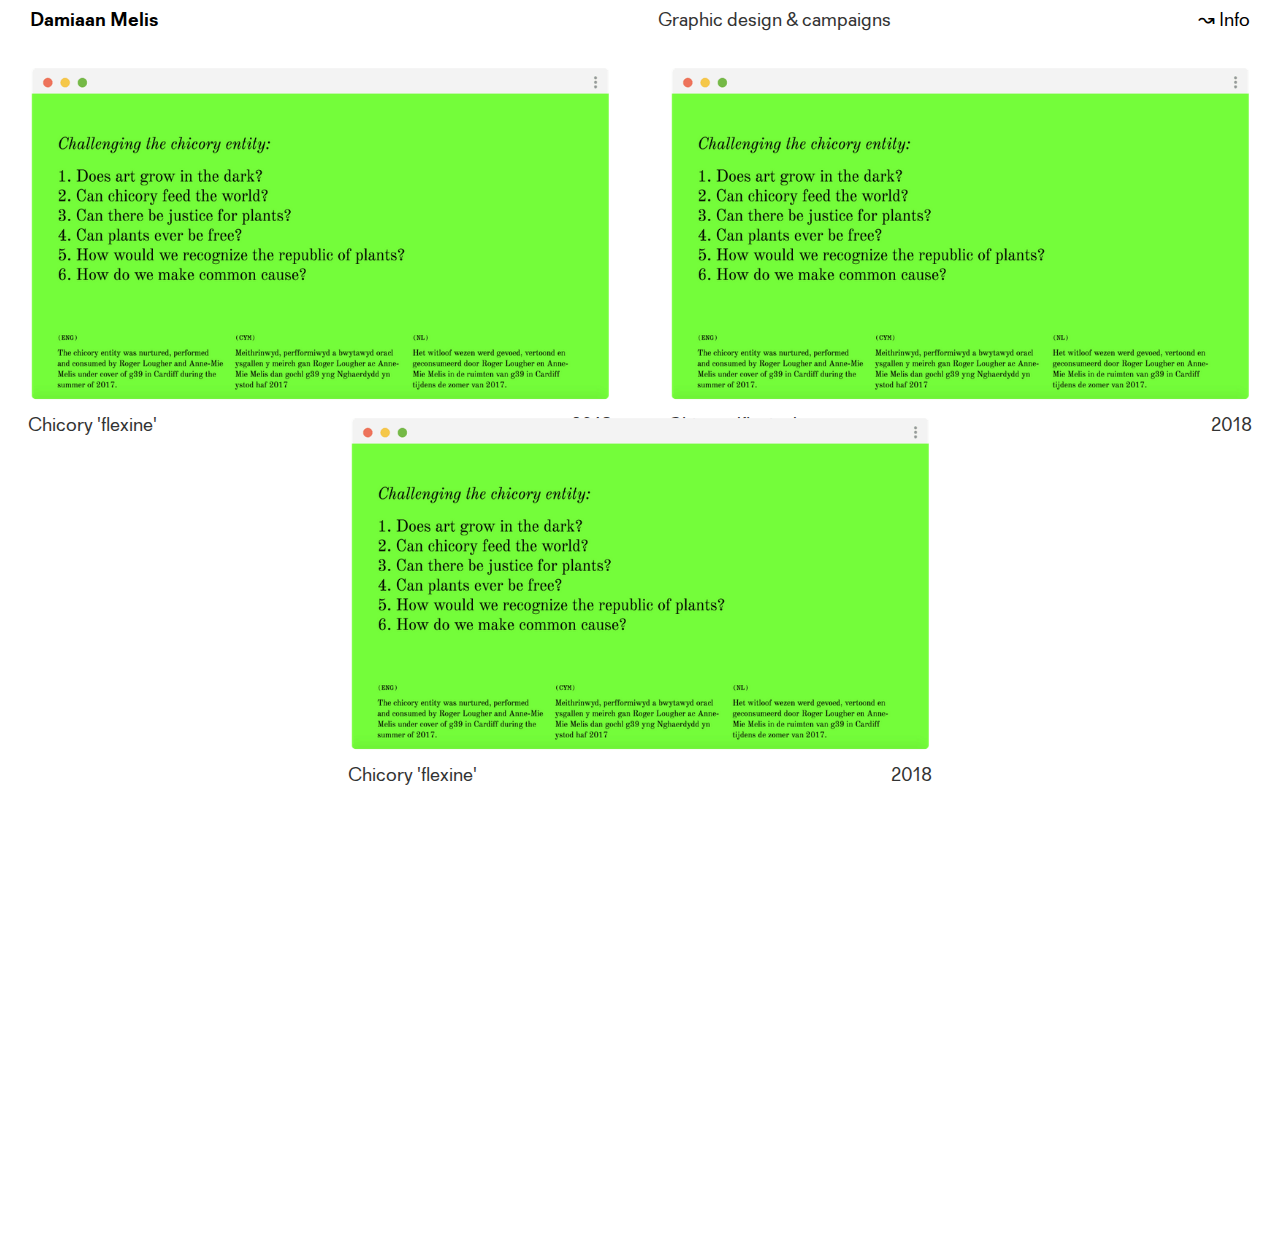
<file: work-index.html>
<!DOCTYPE html>
<!--  This site was created in Webflow. http://www.webflow.com  -->
<!--  Last Published: Mon Oct 21 2019 20:49:15 GMT+0000 (UTC)  -->
<html data-wf-page="5cb48d32a32a786951f14dcf" data-wf-site="5cb48d32a32a783b5af14dca">
<head>
  <meta charset="utf-8">
  <title>work index</title>
  <meta content="work index" property="og:title">
  <meta content="width=device-width, initial-scale=1" name="viewport">
  <meta content="Webflow" name="generator">
  <link href="css/normalize.css" rel="stylesheet" type="text/css">
  <link href="css/webflow.css" rel="stylesheet" type="text/css">
  <link href="css/dm-portfolio-2-9bf181b9c95299407492accc.webflow.css" rel="stylesheet" type="text/css">
  <!-- [if lt IE 9]><script src="https://cdnjs.cloudflare.com/ajax/libs/html5shiv/3.7.3/html5shiv.min.js" type="text/javascript"></script><![endif] -->
  <script type="text/javascript">!function(o,c){var n=c.documentElement,t=" w-mod-";n.className+=t+"js",("ontouchstart"in o||o.DocumentTouch&&c instanceof DocumentTouch)&&(n.className+=t+"touch")}(window,document);</script>
  <link href="images/favicon.png" rel="shortcut icon" type="image/x-icon">
  <link href="images/webclip.png" rel="apple-touch-icon">
  <script async="" src="https://www.googletagmanager.com/gtag/js?id=UA-110509390-2"></script>
  <script type="text/javascript">window.dataLayer = window.dataLayer || [];function gtag(){dataLayer.push(arguments);}gtag('js', new Date());gtag('config', 'UA-110509390-2', {'anonymize_ip': false});</script>
  <style>
  .left-arrow {
cursor: url('https://daks2k3a4ib2z.cloudfront.net/59eb0e2036e5a00001683e59/5a24241ba69b150001f563e5_arrows-white-03.png'), default;
}
.right-arrow {
cursor: url('https://daks2k3a4ib2z.cloudfront.net/59eb0e2036e5a00001683e59/5a24241ba69b150001f563e4_arrows-white-04.png'), default;
}
::selection {
  colour: #004FFF;
  background: #fed031; /* WebKit/Blink Browsers */
}
::-moz-selection {
  background: #fed031; /* Gecko Browsers */
}
</style>
</head>
<body>
  <div class="top-nav">
    <div class="navbar-container">
      <div class="_25-navbar-child-name-brand">
        <div class="div-block-9 w-clearfix"><a href="#" class="dm-mobile">Damiaan Melis</a><a href="index.html" class="damiaan-melis">Damiaan Melis</a></div>
      </div>
      <div class="_25-navbar-child">
        <div class="div-block-9">
          <div class="text-block-2">Graphic design &amp; campaigns</div>
        </div>
      </div>
      <div class="_25-navbar-child">
        <div class="div-block-9 w-clearfix"><a href="#" class="info-navbar-link">↝ Info</a></div>
      </div>
    </div>
  </div>
  <div class="index-flex-wrapper">
    <div class="index-flex-child"><img src="images/SA_Chrome-mockup-03.png" srcset="images/SA_Chrome-mockup-03-p-500.png 500w, images/SA_Chrome-mockup-03-p-800.png 800w, images/SA_Chrome-mockup-03-p-1080.png 1080w, images/SA_Chrome-mockup-03-p-1600.png 1600w, images/SA_Chrome-mockup-03-p-2000.png 2000w, images/SA_Chrome-mockup-03.png 2127w" sizes="(max-width: 479px) 38vw, (max-width: 767px) 43vw, (max-width: 991px) 44vw, (max-width: 4525px) 47vw, 2127px" alt="">
      <div class="project-descriptor-text w-clearfix">
        <div class="project-name">Chicory &#x27;flexine&#x27;</div>
        <div class="project-date">2018</div>
      </div>
    </div>
    <div class="index-flex-child"><img src="images/SA_Chrome-mockup-03.png" srcset="images/SA_Chrome-mockup-03-p-500.png 500w, images/SA_Chrome-mockup-03-p-800.png 800w, images/SA_Chrome-mockup-03-p-1080.png 1080w, images/SA_Chrome-mockup-03-p-1600.png 1600w, images/SA_Chrome-mockup-03-p-2000.png 2000w, images/SA_Chrome-mockup-03.png 2127w" sizes="(max-width: 479px) 38vw, (max-width: 767px) 43vw, (max-width: 991px) 44vw, (max-width: 4525px) 47vw, 2127px" alt="">
      <div class="project-descriptor-text w-clearfix">
        <div class="project-name">Chicory &#x27;flexine&#x27;</div>
        <div class="project-date">2018</div>
      </div>
    </div>
    <div class="index-flex-child"><img src="images/SA_Chrome-mockup-03.png" srcset="images/SA_Chrome-mockup-03-p-500.png 500w, images/SA_Chrome-mockup-03-p-800.png 800w, images/SA_Chrome-mockup-03-p-1080.png 1080w, images/SA_Chrome-mockup-03-p-1600.png 1600w, images/SA_Chrome-mockup-03-p-2000.png 2000w, images/SA_Chrome-mockup-03.png 2127w" sizes="(max-width: 479px) 38vw, (max-width: 767px) 43vw, (max-width: 991px) 44vw, (max-width: 4525px) 47vw, 2127px" alt="">
      <div class="project-descriptor-text w-clearfix">
        <div class="project-name">Chicory &#x27;flexine&#x27;</div>
        <div class="project-date">2018</div>
      </div>
    </div>
  </div>
  <script src="https://d3e54v103j8qbb.cloudfront.net/js/jquery-3.4.1.min.220afd743d.js" type="text/javascript" integrity="sha256-CSXorXvZcTkaix6Yvo6HppcZGetbYMGWSFlBw8HfCJo=" crossorigin="anonymous"></script>
  <script src="js/webflow.js" type="text/javascript"></script>
  <!-- [if lte IE 9]><script src="https://cdnjs.cloudflare.com/ajax/libs/placeholders/3.0.2/placeholders.min.js"></script><![endif] -->
</body>
</html>
</file>
<file: css/webflow.css>
@font-face {
  font-family: 'webflow-icons';
  src: url("[data-uri]") format('truetype');
  font-weight: normal;
  font-style: normal;
}
[class^="w-icon-"],
[class*=" w-icon-"] {
  /* use !important to prevent issues with browser extensions that change fonts */
  font-family: 'webflow-icons' !important;
  speak: none;
  font-style: normal;
  font-weight: normal;
  font-variant: normal;
  text-transform: none;
  line-height: 1;
  /* Better Font Rendering =========== */
  -webkit-font-smoothing: antialiased;
  -moz-osx-font-smoothing: grayscale;
}
.w-icon-slider-right:before {
  content: "\e600";
}
.w-icon-slider-left:before {
  content: "\e601";
}
.w-icon-nav-menu:before {
  content: "\e602";
}
.w-icon-arrow-down:before,
.w-icon-dropdown-toggle:before {
  content: "\e603";
}
.w-icon-file-upload-remove:before {
  content: "\e900";
}
.w-icon-file-upload-icon:before {
  content: "\e903";
}
* {
  -webkit-box-sizing: border-box;
  -moz-box-sizing: border-box;
  box-sizing: border-box;
}
html {
  height: 100%;
}
body {
  margin: 0;
  min-height: 100%;
  background-color: #fff;
  font-family: Arial, sans-serif;
  font-size: 14px;
  line-height: 20px;
  color: #333;
}
img {
  max-width: 100%;
  vertical-align: middle;
  display: inline-block;
}
html.w-mod-touch * {
  background-attachment: scroll !important;
}
.w-block {
  display: block;
}
.w-inline-block {
  max-width: 100%;
  display: inline-block;
}
.w-clearfix:before,
.w-clearfix:after {
  content: " ";
  display: table;
  grid-column-start: 1;
  grid-row-start: 1;
  grid-column-end: 2;
  grid-row-end: 2;
}
.w-clearfix:after {
  clear: both;
}
.w-hidden {
  display: none;
}
.w-button {
  display: inline-block;
  padding: 9px 15px;
  background-color: #3898EC;
  color: white;
  border: 0;
  line-height: inherit;
  text-decoration: none;
  cursor: pointer;
  border-radius: 0;
}
input.w-button {
  -webkit-appearance: button;
}
html[data-w-dynpage] [data-w-cloak] {
  color: transparent !important;
}
.w-webflow-badge,
.w-webflow-badge * {
  position: static;
  left: auto;
  top: auto;
  right: auto;
  bottom: auto;
  z-index: auto;
  display: block;
  visibility: visible;
  overflow: visible;
  overflow-x: visible;
  overflow-y: visible;
  box-sizing: border-box;
  width: auto;
  height: auto;
  max-height: none;
  max-width: none;
  min-height: 0;
  min-width: 0;
  margin: 0;
  padding: 0;
  float: none;
  clear: none;
  border: 0 none transparent;
  border-radius: 0;
  background: none;
  background-image: none;
  background-position: 0% 0%;
  background-size: auto auto;
  background-repeat: repeat;
  background-origin: padding-box;
  background-clip: border-box;
  background-attachment: scroll;
  background-color: transparent;
  box-shadow: none;
  opacity: 1.0;
  transform: none;
  transition: none;
  direction: ltr;
  font-family: inherit;
  font-weight: inherit;
  color: inherit;
  font-size: inherit;
  line-height: inherit;
  font-style: inherit;
  font-variant: inherit;
  text-align: inherit;
  letter-spacing: inherit;
  text-decoration: inherit;
  text-indent: 0;
  text-transform: inherit;
  list-style-type: disc;
  text-shadow: none;
  font-smoothing: auto;
  vertical-align: baseline;
  cursor: inherit;
  white-space: inherit;
  word-break: normal;
  word-spacing: normal;
  word-wrap: normal;
}
.w-webflow-badge {
  position: fixed !important;
  display: inline-block !important;
  visibility: visible !important;
  opacity: 1 !important;
  z-index: 2147483647 !important;
  top: auto !important;
  right: 12px !important;
  bottom: 12px !important;
  left: auto !important;
  color: #AAADB0 !important;
  background-color: #fff !important;
  border-radius: 3px !important;
  padding: 6px 8px 6px 6px !important;
  font-size: 12px !important;
  opacity: 1.0 !important;
  line-height: 14px !important;
  text-decoration: none !important;
  transform: none !important;
  margin: 0 !important;
  width: auto !important;
  height: auto !important;
  overflow: visible !important;
  white-space: nowrap;
  box-shadow: 0 0 0 1px rgba(0, 0, 0, 0.1), 0px 1px 3px rgba(0, 0, 0, 0.1);
  cursor: pointer;
}
.w-webflow-badge > img {
  display: inline-block !important;
  visibility: visible !important;
  opacity: 1 !important;
  vertical-align: middle !important;
}
h1,
h2,
h3,
h4,
h5,
h6 {
  font-weight: bold;
  margin-bottom: 10px;
}
h1 {
  font-size: 38px;
  line-height: 44px;
  margin-top: 20px;
}
h2 {
  font-size: 32px;
  line-height: 36px;
  margin-top: 20px;
}
h3 {
  font-size: 24px;
  line-height: 30px;
  margin-top: 20px;
}
h4 {
  font-size: 18px;
  line-height: 24px;
  margin-top: 10px;
}
h5 {
  font-size: 14px;
  line-height: 20px;
  margin-top: 10px;
}
h6 {
  font-size: 12px;
  line-height: 18px;
  margin-top: 10px;
}
p {
  margin-top: 0;
  margin-bottom: 10px;
}
blockquote {
  margin: 0 0 10px 0;
  padding: 10px 20px;
  border-left: 5px solid #E2E2E2;
  font-size: 18px;
  line-height: 22px;
}
figure {
  margin: 0;
  margin-bottom: 10px;
}
figcaption {
  margin-top: 5px;
  text-align: center;
}
ul,
ol {
  margin-top: 0px;
  margin-bottom: 10px;
  padding-left: 40px;
}
.w-list-unstyled {
  padding-left: 0;
  list-style: none;
}
.w-embed:before,
.w-embed:after {
  content: " ";
  display: table;
  grid-column-start: 1;
  grid-row-start: 1;
  grid-column-end: 2;
  grid-row-end: 2;
}
.w-embed:after {
  clear: both;
}
.w-video {
  width: 100%;
  position: relative;
  padding: 0;
}
.w-video iframe,
.w-video object,
.w-video embed {
  position: absolute;
  top: 0;
  left: 0;
  width: 100%;
  height: 100%;
}
fieldset {
  padding: 0;
  margin: 0;
  border: 0;
}
button,
html input[type="button"],
input[type="reset"] {
  border: 0;
  cursor: pointer;
  -webkit-appearance: button;
}
.w-form {
  margin: 0 0 15px;
}
.w-form-done {
  display: none;
  padding: 20px;
  text-align: center;
  background-color: #dddddd;
}
.w-form-fail {
  display: none;
  margin-top: 10px;
  padding: 10px;
  background-color: #ffdede;
}
label {
  display: block;
  margin-bottom: 5px;
  font-weight: bold;
}
.w-input,
.w-select {
  display: block;
  width: 100%;
  height: 38px;
  padding: 8px 12px;
  margin-bottom: 10px;
  font-size: 14px;
  line-height: 1.428571429;
  color: #333333;
  vertical-align: middle;
  background-color: #ffffff;
  border: 1px solid #cccccc;
}
.w-input:-moz-placeholder,
.w-select:-moz-placeholder {
  color: #999;
}
.w-input::-moz-placeholder,
.w-select::-moz-placeholder {
  color: #999;
  opacity: 1;
}
.w-input:-ms-input-placeholder,
.w-select:-ms-input-placeholder {
  color: #999;
}
.w-input::-webkit-input-placeholder,
.w-select::-webkit-input-placeholder {
  color: #999;
}
.w-input:focus,
.w-select:focus {
  border-color: #3898EC;
  outline: 0;
}
.w-input[disabled],
.w-select[disabled],
.w-input[readonly],
.w-select[readonly],
fieldset[disabled] .w-input,
fieldset[disabled] .w-select {
  cursor: not-allowed;
  background-color: #eeeeee;
}
textarea.w-input,
textarea.w-select {
  height: auto;
}
.w-select {
  background-color: #f3f3f3;
}
.w-select[multiple] {
  height: auto;
}
.w-form-label {
  display: inline-block;
  cursor: pointer;
  font-weight: normal;
  margin-bottom: 0px;
}
.w-radio {
  display: block;
  margin-bottom: 5px;
  padding-left: 20px;
}
.w-radio:before,
.w-radio:after {
  content: " ";
  display: table;
  grid-column-start: 1;
  grid-row-start: 1;
  grid-column-end: 2;
  grid-row-end: 2;
}
.w-radio:after {
  clear: both;
}
.w-radio-input {
  margin: 4px 0 0;
  margin-top: 1px \9;
  line-height: normal;
  float: left;
  margin-left: -20px;
}
.w-radio-input {
  margin-top: 3px;
}
.w-file-upload {
  display: block;
  margin-bottom: 10px;
}
.w-file-upload-input {
  width: 0.1px;
  height: 0.1px;
  opacity: 0;
  overflow: hidden;
  position: absolute;
  z-index: -100;
}
.w-file-upload-default,
.w-file-upload-uploading,
.w-file-upload-success {
  display: inline-block;
  color: #333333;
}
.w-file-upload-error {
  display: block;
  margin-top: 10px;
}
.w-file-upload-default.w-hidden,
.w-file-upload-uploading.w-hidden,
.w-file-upload-error.w-hidden,
.w-file-upload-success.w-hidden {
  display: none;
}
.w-file-upload-uploading-btn {
  display: flex;
  font-size: 14px;
  font-weight: normal;
  cursor: pointer;
  margin: 0;
  padding: 8px 12px;
  border: 1px solid #cccccc;
  background-color: #fafafa;
}
.w-file-upload-file {
  display: flex;
  flex-grow: 1;
  justify-content: space-between;
  margin: 0;
  padding: 8px 9px 8px 11px;
  border: 1px solid #cccccc;
  background-color: #fafafa;
}
.w-file-upload-file-name {
  font-size: 14px;
  font-weight: normal;
  display: block;
}
.w-file-remove-link {
  margin-top: 3px;
  margin-left: 10px;
  width: auto;
  height: auto;
  padding: 3px;
  display: block;
  cursor: pointer;
}
.w-icon-file-upload-remove {
  margin: auto;
  font-size: 10px;
}
.w-file-upload-error-msg {
  display: inline-block;
  color: #ea384c;
  padding: 2px 0;
}
.w-file-upload-info {
  display: inline-block;
  line-height: 38px;
  padding: 0 12px;
}
.w-file-upload-label {
  display: inline-block;
  font-size: 14px;
  font-weight: normal;
  cursor: pointer;
  margin: 0;
  padding: 8px 12px;
  border: 1px solid #cccccc;
  background-color: #fafafa;
}
.w-icon-file-upload-icon,
.w-icon-file-upload-uploading {
  display: inline-block;
  margin-right: 8px;
  width: 20px;
}
.w-icon-file-upload-uploading {
  height: 20px;
}
.w-container {
  margin-left: auto;
  margin-right: auto;
  max-width: 940px;
}
.w-container:before,
.w-container:after {
  content: " ";
  display: table;
  grid-column-start: 1;
  grid-row-start: 1;
  grid-column-end: 2;
  grid-row-end: 2;
}
.w-container:after {
  clear: both;
}
.w-container .w-row {
  margin-left: -10px;
  margin-right: -10px;
}
.w-row:before,
.w-row:after {
  content: " ";
  display: table;
  grid-column-start: 1;
  grid-row-start: 1;
  grid-column-end: 2;
  grid-row-end: 2;
}
.w-row:after {
  clear: both;
}
.w-row .w-row {
  margin-left: 0;
  margin-right: 0;
}
.w-col {
  position: relative;
  float: left;
  width: 100%;
  min-height: 1px;
  padding-left: 10px;
  padding-right: 10px;
}
.w-col .w-col {
  padding-left: 0;
  padding-right: 0;
}
.w-col-1 {
  width: 8.33333333%;
}
.w-col-2 {
  width: 16.66666667%;
}
.w-col-3 {
  width: 25%;
}
.w-col-4 {
  width: 33.33333333%;
}
.w-col-5 {
  width: 41.66666667%;
}
.w-col-6 {
  width: 50%;
}
.w-col-7 {
  width: 58.33333333%;
}
.w-col-8 {
  width: 66.66666667%;
}
.w-col-9 {
  width: 75%;
}
.w-col-10 {
  width: 83.33333333%;
}
.w-col-11 {
  width: 91.66666667%;
}
.w-col-12 {
  width: 100%;
}
.w-hidden-main {
  display: none !important;
}
@media screen and (max-width: 991px) {
  .w-container {
    max-width: 728px;
  }
  .w-hidden-main {
    display: inherit !important;
  }
  .w-hidden-medium {
    display: none !important;
  }
  .w-col-medium-1 {
    width: 8.33333333%;
  }
  .w-col-medium-2 {
    width: 16.66666667%;
  }
  .w-col-medium-3 {
    width: 25%;
  }
  .w-col-medium-4 {
    width: 33.33333333%;
  }
  .w-col-medium-5 {
    width: 41.66666667%;
  }
  .w-col-medium-6 {
    width: 50%;
  }
  .w-col-medium-7 {
    width: 58.33333333%;
  }
  .w-col-medium-8 {
    width: 66.66666667%;
  }
  .w-col-medium-9 {
    width: 75%;
  }
  .w-col-medium-10 {
    width: 83.33333333%;
  }
  .w-col-medium-11 {
    width: 91.66666667%;
  }
  .w-col-medium-12 {
    width: 100%;
  }
  .w-col-stack {
    width: 100%;
    left: auto;
    right: auto;
  }
}
@media screen and (max-width: 767px) {
  .w-hidden-main {
    display: inherit !important;
  }
  .w-hidden-medium {
    display: inherit !important;
  }
  .w-hidden-small {
    display: none !important;
  }
  .w-row,
  .w-container .w-row {
    margin-left: 0;
    margin-right: 0;
  }
  .w-col {
    width: 100%;
    left: auto;
    right: auto;
  }
  .w-col-small-1 {
    width: 8.33333333%;
  }
  .w-col-small-2 {
    width: 16.66666667%;
  }
  .w-col-small-3 {
    width: 25%;
  }
  .w-col-small-4 {
    width: 33.33333333%;
  }
  .w-col-small-5 {
    width: 41.66666667%;
  }
  .w-col-small-6 {
    width: 50%;
  }
  .w-col-small-7 {
    width: 58.33333333%;
  }
  .w-col-small-8 {
    width: 66.66666667%;
  }
  .w-col-small-9 {
    width: 75%;
  }
  .w-col-small-10 {
    width: 83.33333333%;
  }
  .w-col-small-11 {
    width: 91.66666667%;
  }
  .w-col-small-12 {
    width: 100%;
  }
}
@media screen and (max-width: 479px) {
  .w-container {
    max-width: none;
  }
  .w-hidden-main {
    display: inherit !important;
  }
  .w-hidden-medium {
    display: inherit !important;
  }
  .w-hidden-small {
    display: inherit !important;
  }
  .w-hidden-tiny {
    display: none !important;
  }
  .w-col {
    width: 100%;
  }
  .w-col-tiny-1 {
    width: 8.33333333%;
  }
  .w-col-tiny-2 {
    width: 16.66666667%;
  }
  .w-col-tiny-3 {
    width: 25%;
  }
  .w-col-tiny-4 {
    width: 33.33333333%;
  }
  .w-col-tiny-5 {
    width: 41.66666667%;
  }
  .w-col-tiny-6 {
    width: 50%;
  }
  .w-col-tiny-7 {
    width: 58.33333333%;
  }
  .w-col-tiny-8 {
    width: 66.66666667%;
  }
  .w-col-tiny-9 {
    width: 75%;
  }
  .w-col-tiny-10 {
    width: 83.33333333%;
  }
  .w-col-tiny-11 {
    width: 91.66666667%;
  }
  .w-col-tiny-12 {
    width: 100%;
  }
}
.w-widget {
  position: relative;
}
.w-widget-map {
  width: 100%;
  height: 400px;
}
.w-widget-map label {
  width: auto;
  display: inline;
}
.w-widget-map img {
  max-width: inherit;
}
.w-widget-map .gm-style-iw {
  text-align: center;
}
.w-widget-map .gm-style-iw > button {
  display: none !important;
}
.w-widget-twitter {
  overflow: hidden;
}
.w-widget-twitter-count-shim {
  display: inline-block;
  vertical-align: top;
  position: relative;
  width: 28px;
  height: 20px;
  text-align: center;
  background: white;
  border: #758696 solid 1px;
  border-radius: 3px;
}
.w-widget-twitter-count-shim * {
  pointer-events: none;
  -webkit-user-select: none;
  -moz-user-select: none;
  -ms-user-select: none;
  user-select: none;
}
.w-widget-twitter-count-shim .w-widget-twitter-count-inner {
  position: relative;
  font-size: 15px;
  line-height: 12px;
  text-align: center;
  color: #999;
  font-family: serif;
}
.w-widget-twitter-count-shim .w-widget-twitter-count-clear {
  position: relative;
  display: block;
}
.w-widget-twitter-count-shim.w--large {
  width: 36px;
  height: 28px;
  margin-left: 7px;
}
.w-widget-twitter-count-shim.w--large .w-widget-twitter-count-inner {
  font-size: 18px;
  line-height: 18px;
}
.w-widget-twitter-count-shim:not(.w--vertical) {
  margin-left: 5px;
  margin-right: 8px;
}
.w-widget-twitter-count-shim:not(.w--vertical).w--large {
  margin-left: 6px;
}
.w-widget-twitter-count-shim:not(.w--vertical):before,
.w-widget-twitter-count-shim:not(.w--vertical):after {
  top: 50%;
  left: 0;
  border: solid transparent;
  content: " ";
  height: 0;
  width: 0;
  position: absolute;
  pointer-events: none;
}
.w-widget-twitter-count-shim:not(.w--vertical):before {
  border-color: rgba(117, 134, 150, 0);
  border-right-color: #5d6c7b;
  border-width: 4px;
  margin-left: -9px;
  margin-top: -4px;
}
.w-widget-twitter-count-shim:not(.w--vertical).w--large:before {
  border-width: 5px;
  margin-left: -10px;
  margin-top: -5px;
}
.w-widget-twitter-count-shim:not(.w--vertical):after {
  border-color: rgba(255, 255, 255, 0);
  border-right-color: white;
  border-width: 4px;
  margin-left: -8px;
  margin-top: -4px;
}
.w-widget-twitter-count-shim:not(.w--vertical).w--large:after {
  border-width: 5px;
  margin-left: -9px;
  margin-top: -5px;
}
.w-widget-twitter-count-shim.w--vertical {
  width: 61px;
  height: 33px;
  margin-bottom: 8px;
}
.w-widget-twitter-count-shim.w--vertical:before,
.w-widget-twitter-count-shim.w--vertical:after {
  top: 100%;
  left: 50%;
  border: solid transparent;
  content: " ";
  height: 0;
  width: 0;
  position: absolute;
  pointer-events: none;
}
.w-widget-twitter-count-shim.w--vertical:before {
  border-color: rgba(117, 134, 150, 0);
  border-top-color: #5d6c7b;
  border-width: 5px;
  margin-left: -5px;
}
.w-widget-twitter-count-shim.w--vertical:after {
  border-color: rgba(255, 255, 255, 0);
  border-top-color: white;
  border-width: 4px;
  margin-left: -4px;
}
.w-widget-twitter-count-shim.w--vertical .w-widget-twitter-count-inner {
  font-size: 18px;
  line-height: 22px;
}
.w-widget-twitter-count-shim.w--vertical.w--large {
  width: 76px;
}
.w-widget-gplus {
  overflow: hidden;
}
.w-background-video {
  position: relative;
  overflow: hidden;
  height: 500px;
  color: white;
}
.w-background-video > video {
  background-size: cover;
  background-position: 50% 50%;
  position: absolute;
  margin: auto;
  width: 100%;
  height: 100%;
  object-fit: cover;
  z-index: -100;
}
.w-background-video > video::-webkit-media-controls-start-playback-button {
  display: none !important;
  -webkit-appearance: none;
}
.w-slider {
  position: relative;
  height: 300px;
  text-align: center;
  background: #dddddd;
  clear: both;
  -webkit-tap-highlight-color: rgba(0, 0, 0, 0);
  tap-highlight-color: rgba(0, 0, 0, 0);
}
.w-slider-mask {
  position: relative;
  display: block;
  overflow: hidden;
  z-index: 1;
  left: 0;
  right: 0;
  height: 100%;
  white-space: nowrap;
}
.w-slide {
  position: relative;
  display: inline-block;
  vertical-align: top;
  width: 100%;
  height: 100%;
  white-space: normal;
  text-align: left;
}
.w-slider-nav {
  position: absolute;
  z-index: 2;
  top: auto;
  right: 0;
  bottom: 0;
  left: 0;
  margin: auto;
  padding-top: 10px;
  height: 40px;
  text-align: center;
  -webkit-tap-highlight-color: rgba(0, 0, 0, 0);
  tap-highlight-color: rgba(0, 0, 0, 0);
}
.w-slider-nav.w-round > div {
  border-radius: 100%;
}
.w-slider-nav.w-num > div {
  width: auto;
  height: auto;
  padding: 0.2em 0.5em;
  font-size: inherit;
  line-height: inherit;
}
.w-slider-nav.w-shadow > div {
  box-shadow: 0 0 3px rgba(51, 51, 51, 0.4);
}
.w-slider-nav-invert {
  color: #fff;
}
.w-slider-nav-invert > div {
  background-color: rgba(34, 34, 34, 0.4);
}
.w-slider-nav-invert > div.w-active {
  background-color: #222;
}
.w-slider-dot {
  position: relative;
  display: inline-block;
  width: 1em;
  height: 1em;
  background-color: rgba(255, 255, 255, 0.4);
  cursor: pointer;
  margin: 0 3px 0.5em;
  transition: background-color 100ms, color 100ms;
}
.w-slider-dot.w-active {
  background-color: #fff;
}
.w-slider-arrow-left,
.w-slider-arrow-right {
  position: absolute;
  width: 80px;
  top: 0;
  right: 0;
  bottom: 0;
  left: 0;
  margin: auto;
  cursor: pointer;
  overflow: hidden;
  color: white;
  font-size: 40px;
  -webkit-tap-highlight-color: rgba(0, 0, 0, 0);
  tap-highlight-color: rgba(0, 0, 0, 0);
  -webkit-user-select: none;
  -moz-user-select: none;
  -ms-user-select: none;
  user-select: none;
}
.w-slider-arrow-left [class^="w-icon-"],
.w-slider-arrow-right [class^="w-icon-"],
.w-slider-arrow-left [class*=" w-icon-"],
.w-slider-arrow-right [class*=" w-icon-"] {
  position: absolute;
}
.w-slider-arrow-left {
  z-index: 3;
  right: auto;
}
.w-slider-arrow-right {
  z-index: 4;
  left: auto;
}
.w-icon-slider-left,
.w-icon-slider-right {
  top: 0;
  right: 0;
  bottom: 0;
  left: 0;
  margin: auto;
  width: 1em;
  height: 1em;
}
.w-dropdown {
  display: inline-block;
  position: relative;
  text-align: left;
  margin-left: auto;
  margin-right: auto;
  z-index: 900;
}
.w-dropdown-btn,
.w-dropdown-toggle,
.w-dropdown-link {
  position: relative;
  vertical-align: top;
  text-decoration: none;
  color: #222222;
  padding: 20px;
  text-align: left;
  margin-left: auto;
  margin-right: auto;
  white-space: nowrap;
}
.w-dropdown-toggle {
  -webkit-user-select: none;
  -moz-user-select: none;
  -ms-user-select: none;
  user-select: none;
  display: inline-block;
  cursor: pointer;
  padding-right: 40px;
}
.w-icon-dropdown-toggle {
  position: absolute;
  top: 0;
  right: 0;
  bottom: 0;
  margin: auto;
  margin-right: 20px;
  width: 1em;
  height: 1em;
}
.w-dropdown-list {
  position: absolute;
  background: #dddddd;
  display: none;
  min-width: 100%;
}
.w-dropdown-list.w--open {
  display: block;
}
.w-dropdown-link {
  padding: 10px 20px;
  display: block;
  color: #222222;
}
.w-dropdown-link.w--current {
  color: #0082f3;
}
.w-nav[data-collapse="all"] .w-dropdown,
.w-nav[data-collapse="all"] .w-dropdown-toggle {
  display: block;
}
.w-nav[data-collapse="all"] .w-dropdown-list {
  position: static;
}
@media screen and (max-width: 991px) {
  .w-nav[data-collapse="medium"] .w-dropdown,
  .w-nav[data-collapse="medium"] .w-dropdown-toggle {
    display: block;
  }
  .w-nav[data-collapse="medium"] .w-dropdown-list {
    position: static;
  }
}
@media screen and (max-width: 767px) {
  .w-nav[data-collapse="small"] .w-dropdown,
  .w-nav[data-collapse="small"] .w-dropdown-toggle {
    display: block;
  }
  .w-nav[data-collapse="small"] .w-dropdown-list {
    position: static;
  }
  .w-nav-brand {
    padding-left: 10px;
  }
}
@media screen and (max-width: 479px) {
  .w-nav[data-collapse="tiny"] .w-dropdown,
  .w-nav[data-collapse="tiny"] .w-dropdown-toggle {
    display: block;
  }
  .w-nav[data-collapse="tiny"] .w-dropdown-list {
    position: static;
  }
}
/**
 * ## Note
 * Safari (on both iOS and OS X) does not handle viewport units (vh, vw) well.
 * For example percentage units do not work on descendants of elements that
 * have any dimensions expressed in viewport units. It also doesn’t handle them at
 * all in `calc()`.
 */
/**
 * Wrapper around all lightbox elements
 *
 * 1. Since the lightbox can receive focus, IE also gives it an outline.
 * 2. Fixes flickering on Chrome when a transition is in progress
 *    underneath the lightbox.
 */
.w-lightbox-backdrop {
  color: #000;
  cursor: auto;
  font-family: serif;
  font-size: medium;
  font-style: normal;
  font-variant: normal;
  font-weight: normal;
  letter-spacing: normal;
  line-height: normal;
  list-style: disc;
  text-align: start;
  text-indent: 0;
  text-shadow: none;
  text-transform: none;
  visibility: visible;
  white-space: normal;
  word-break: normal;
  word-spacing: normal;
  word-wrap: normal;
  position: fixed;
  top: 0;
  right: 0;
  bottom: 0;
  left: 0;
  color: #fff;
  font-family: "Helvetica Neue", Helvetica, Ubuntu, "Segoe UI", Verdana, sans-serif;
  font-size: 17px;
  line-height: 1.2;
  font-weight: 300;
  text-align: center;
  background: rgba(0, 0, 0, 0.9);
  z-index: 2000;
  outline: 0;
  /* 1 */
  opacity: 0;
  -webkit-user-select: none;
  -moz-user-select: none;
  -ms-user-select: none;
  -webkit-tap-highlight-color: transparent;
  -webkit-transform: translate(0, 0);
  /* 2 */
}
/**
 * Neat trick to bind the rubberband effect to our canvas instead of the whole
 * document on iOS. It also prevents a bug that causes the document underneath to scroll.
 */
.w-lightbox-backdrop,
.w-lightbox-container {
  height: 100%;
  overflow: auto;
  -webkit-overflow-scrolling: touch;
}
.w-lightbox-content {
  position: relative;
  height: 100vh;
  overflow: hidden;
}
.w-lightbox-view {
  position: absolute;
  width: 100vw;
  height: 100vh;
  opacity: 0;
}
.w-lightbox-view:before {
  content: "";
  height: 100vh;
}
/* .w-lightbox-content */
.w-lightbox-group,
.w-lightbox-group .w-lightbox-view,
.w-lightbox-group .w-lightbox-view:before {
  height: 86vh;
}
.w-lightbox-frame,
.w-lightbox-view:before {
  display: inline-block;
  vertical-align: middle;
}
/*
 * 1. Remove default margin set by user-agent on the <figure> element.
 */
.w-lightbox-figure {
  position: relative;
  margin: 0;
  /* 1 */
}
.w-lightbox-group .w-lightbox-figure {
  cursor: pointer;
}
/**
 * IE adds image dimensions as width and height attributes on the IMG tag,
 * but we need both width and height to be set to auto to enable scaling.
 */
.w-lightbox-img {
  width: auto;
  height: auto;
  max-width: none;
}
/**
 * 1. Reset if style is set by user on "All Images"
 */
.w-lightbox-image {
  display: block;
  float: none;
  /* 1 */
  max-width: 100vw;
  max-height: 100vh;
}
.w-lightbox-group .w-lightbox-image {
  max-height: 86vh;
}
.w-lightbox-caption {
  position: absolute;
  right: 0;
  bottom: 0;
  left: 0;
  padding: .5em 1em;
  background: rgba(0, 0, 0, 0.4);
  text-align: left;
  text-overflow: ellipsis;
  white-space: nowrap;
  overflow: hidden;
}
.w-lightbox-embed {
  position: absolute;
  top: 0;
  right: 0;
  bottom: 0;
  left: 0;
  width: 100%;
  height: 100%;
}
.w-lightbox-control {
  position: absolute;
  top: 0;
  width: 4em;
  background-size: 24px;
  background-repeat: no-repeat;
  background-position: center;
  cursor: pointer;
  -webkit-transition: all .3s;
  transition: all .3s;
}
.w-lightbox-left {
  display: none;
  bottom: 0;
  left: 0;
  /* <svg xmlns="http://www.w3.org/2000/svg" viewBox="-20 0 24 40" width="24" height="40"><g transform="rotate(45)"><path d="m0 0h5v23h23v5h-28z" opacity=".4"/><path d="m1 1h3v23h23v3h-26z" fill="#fff"/></g></svg> */
  background-image: url("[data-uri]");
}
.w-lightbox-right {
  display: none;
  right: 0;
  bottom: 0;
  /* <svg xmlns="http://www.w3.org/2000/svg" viewBox="-4 0 24 40" width="24" height="40"><g transform="rotate(45)"><path d="m0-0h28v28h-5v-23h-23z" opacity=".4"/><path d="m1 1h26v26h-3v-23h-23z" fill="#fff"/></g></svg> */
  background-image: url("[data-uri]");
}
/*
 * Without specifying the with and height inside the SVG, all versions of IE render the icon too small.
 * The bug does not seem to manifest itself if the elements are tall enough such as the above arrows.
 * (http://stackoverflow.com/questions/16092114/background-size-differs-in-internet-explorer)
 */
.w-lightbox-close {
  right: 0;
  height: 2.6em;
  /* <svg xmlns="http://www.w3.org/2000/svg" viewBox="-4 0 18 17" width="18" height="17"><g transform="rotate(45)"><path d="m0 0h7v-7h5v7h7v5h-7v7h-5v-7h-7z" opacity=".4"/><path d="m1 1h7v-7h3v7h7v3h-7v7h-3v-7h-7z" fill="#fff"/></g></svg> */
  background-image: url("[data-uri]");
  background-size: 18px;
}
/**
 * 1. All IE versions add extra space at the bottom without this.
 */
.w-lightbox-strip {
  position: absolute;
  bottom: 0;
  left: 0;
  right: 0;
  padding: 0 1vh;
  line-height: 0;
  /* 1 */
  white-space: nowrap;
  overflow-x: auto;
  overflow-y: hidden;
}
/*
 * 1. We use content-box to avoid having to do `width: calc(10vh + 2vw)`
 *    which doesn’t work in Safari anyway.
 * 2. Chrome renders images pixelated when switching to GPU. Making sure
 *    the parent is also rendered on the GPU (by setting translate3d for
 *    example) fixes this behavior.
 */
.w-lightbox-item {
  display: inline-block;
  width: 10vh;
  padding: 2vh 1vh;
  box-sizing: content-box;
  /* 1 */
  cursor: pointer;
  -webkit-transform: translate3d(0, 0, 0);
  /* 2 */
}
.w-lightbox-active {
  opacity: .3;
}
.w-lightbox-thumbnail {
  position: relative;
  height: 10vh;
  background: #222;
  overflow: hidden;
}
.w-lightbox-thumbnail-image {
  position: absolute;
  top: 0;
  left: 0;
}
.w-lightbox-thumbnail .w-lightbox-tall {
  top: 50%;
  width: 100%;
  -webkit-transform: translate(0, -50%);
  -ms-transform: translate(0, -50%);
  transform: translate(0, -50%);
}
.w-lightbox-thumbnail .w-lightbox-wide {
  left: 50%;
  height: 100%;
  -webkit-transform: translate(-50%, 0);
  -ms-transform: translate(-50%, 0);
  transform: translate(-50%, 0);
}
/*
 * Spinner
 *
 * Absolute pixel values are used to avoid rounding errors that would cause
 * the white spinning element to be misaligned with the track.
 */
.w-lightbox-spinner {
  position: absolute;
  top: 50%;
  left: 50%;
  box-sizing: border-box;
  width: 40px;
  height: 40px;
  margin-top: -20px;
  margin-left: -20px;
  border: 5px solid rgba(0, 0, 0, 0.4);
  border-radius: 50%;
  -webkit-animation: spin .8s infinite linear;
  animation: spin .8s infinite linear;
}
.w-lightbox-spinner:after {
  content: "";
  position: absolute;
  top: -4px;
  right: -4px;
  bottom: -4px;
  left: -4px;
  border: 3px solid transparent;
  border-bottom-color: #fff;
  border-radius: 50%;
}
/*
 * Utility classes
 */
.w-lightbox-hide {
  display: none;
}
.w-lightbox-noscroll {
  overflow: hidden;
}
@media (min-width: 768px) {
  .w-lightbox-content {
    height: 96vh;
    margin-top: 2vh;
  }
  .w-lightbox-view,
  .w-lightbox-view:before {
    height: 96vh;
  }
  /* .w-lightbox-content */
  .w-lightbox-group,
  .w-lightbox-group .w-lightbox-view,
  .w-lightbox-group .w-lightbox-view:before {
    height: 84vh;
  }
  .w-lightbox-image {
    max-width: 96vw;
    max-height: 96vh;
  }
  .w-lightbox-group .w-lightbox-image {
    max-width: 82.3vw;
    max-height: 84vh;
  }
  .w-lightbox-left,
  .w-lightbox-right {
    display: block;
    opacity: .5;
  }
  .w-lightbox-close {
    opacity: .8;
  }
  .w-lightbox-control:hover {
    opacity: 1;
  }
}
.w-lightbox-inactive,
.w-lightbox-inactive:hover {
  opacity: 0;
}
.w-richtext:before,
.w-richtext:after {
  content: " ";
  display: table;
  grid-column-start: 1;
  grid-row-start: 1;
  grid-column-end: 2;
  grid-row-end: 2;
}
.w-richtext:after {
  clear: both;
}
.w-richtext[contenteditable="true"]:before,
.w-richtext[contenteditable="true"]:after {
  white-space: initial;
}
.w-richtext ol,
.w-richtext ul {
  overflow: hidden;
}
.w-richtext .w-richtext-figure-selected.w-richtext-figure-type-video div:after,
.w-richtext .w-richtext-figure-selected[data-rt-type="video"] div:after {
  outline: 2px solid #2895f7;
}
.w-richtext .w-richtext-figure-selected.w-richtext-figure-type-image div,
.w-richtext .w-richtext-figure-selected[data-rt-type="image"] div {
  outline: 2px solid #2895f7;
}
.w-richtext figure.w-richtext-figure-type-video > div:after,
.w-richtext figure[data-rt-type="video"] > div:after {
  content: '';
  position: absolute;
  display: none;
  left: 0;
  top: 0;
  right: 0;
  bottom: 0;
}
.w-richtext figure {
  position: relative;
  max-width: 60%;
}
.w-richtext figure > div:before {
  cursor: default!important;
}
.w-richtext figure img {
  width: 100%;
}
.w-richtext figure figcaption.w-richtext-figcaption-placeholder {
  opacity: 0.6;
}
.w-richtext figure div {
  /* fix incorrectly sized selection border in the data manager */
  font-size: 0px;
  color: transparent;
}
.w-richtext figure.w-richtext-figure-type-image,
.w-richtext figure[data-rt-type="image"] {
  display: table;
}
.w-richtext figure.w-richtext-figure-type-image > div,
.w-richtext figure[data-rt-type="image"] > div {
  display: inline-block;
}
.w-richtext figure.w-richtext-figure-type-image > figcaption,
.w-richtext figure[data-rt-type="image"] > figcaption {
  display: table-caption;
  caption-side: bottom;
}
.w-richtext figure.w-richtext-figure-type-video,
.w-richtext figure[data-rt-type="video"] {
  width: 60%;
  height: 0;
}
.w-richtext figure.w-richtext-figure-type-video iframe,
.w-richtext figure[data-rt-type="video"] iframe {
  position: absolute;
  top: 0;
  left: 0;
  width: 100%;
  height: 100%;
}
.w-richtext figure.w-richtext-figure-type-video > div,
.w-richtext figure[data-rt-type="video"] > div {
  width: 100%;
}
.w-richtext figure.w-richtext-align-center {
  margin-right: auto;
  margin-left: auto;
  clear: both;
}
.w-richtext figure.w-richtext-align-center.w-richtext-figure-type-image > div,
.w-richtext figure.w-richtext-align-center[data-rt-type="image"] > div {
  max-width: 100%;
}
.w-richtext figure.w-richtext-align-normal {
  clear: both;
}
.w-richtext figure.w-richtext-align-fullwidth {
  width: 100%;
  max-width: 100%;
  text-align: center;
  clear: both;
  display: block;
  margin-right: auto;
  margin-left: auto;
}
.w-richtext figure.w-richtext-align-fullwidth > div {
  display: inline-block;
  /* padding-bottom is used for aspect ratios in video figures
      we want the div to inherit that so hover/selection borders in the designer-canvas
      fit right*/
  padding-bottom: inherit;
}
.w-richtext figure.w-richtext-align-fullwidth > figcaption {
  display: block;
}
.w-richtext figure.w-richtext-align-floatleft {
  float: left;
  margin-right: 15px;
  clear: none;
}
.w-richtext figure.w-richtext-align-floatright {
  float: right;
  margin-left: 15px;
  clear: none;
}
.w-nav {
  position: relative;
  background: #dddddd;
  z-index: 1000;
}
.w-nav:before,
.w-nav:after {
  content: " ";
  display: table;
  grid-column-start: 1;
  grid-row-start: 1;
  grid-column-end: 2;
  grid-row-end: 2;
}
.w-nav:after {
  clear: both;
}
.w-nav-brand {
  position: relative;
  float: left;
  text-decoration: none;
  color: #333333;
}
.w-nav-link {
  position: relative;
  display: inline-block;
  vertical-align: top;
  text-decoration: none;
  color: #222222;
  padding: 20px;
  text-align: left;
  margin-left: auto;
  margin-right: auto;
}
.w-nav-link.w--current {
  color: #0082f3;
}
.w-nav-menu {
  position: relative;
  float: right;
}
.w--nav-menu-open {
  display: block !important;
  position: absolute;
  top: 100%;
  left: 0;
  right: 0;
  background: #C8C8C8;
  text-align: center;
  overflow: visible;
  min-width: 200px;
}
.w--nav-link-open {
  display: block;
  position: relative;
}
.w-nav-overlay {
  position: absolute;
  overflow: hidden;
  display: none;
  top: 100%;
  left: 0;
  right: 0;
  width: 100%;
}
.w-nav-overlay .w--nav-menu-open {
  top: 0;
}
.w-nav[data-animation="over-left"] .w-nav-overlay {
  width: auto;
}
.w-nav[data-animation="over-left"] .w-nav-overlay,
.w-nav[data-animation="over-left"] .w--nav-menu-open {
  right: auto;
  z-index: 1;
  top: 0;
}
.w-nav[data-animation="over-right"] .w-nav-overlay {
  width: auto;
}
.w-nav[data-animation="over-right"] .w-nav-overlay,
.w-nav[data-animation="over-right"] .w--nav-menu-open {
  left: auto;
  z-index: 1;
  top: 0;
}
.w-nav-button {
  position: relative;
  float: right;
  padding: 18px;
  font-size: 24px;
  display: none;
  cursor: pointer;
  -webkit-tap-highlight-color: rgba(0, 0, 0, 0);
  tap-highlight-color: rgba(0, 0, 0, 0);
  -webkit-user-select: none;
  -moz-user-select: none;
  -ms-user-select: none;
  user-select: none;
}
.w-nav-button.w--open {
  background-color: #C8C8C8;
  color: white;
}
.w-nav[data-collapse="all"] .w-nav-menu {
  display: none;
}
.w-nav[data-collapse="all"] .w-nav-button {
  display: block;
}
@media screen and (max-width: 991px) {
  .w-nav[data-collapse="medium"] .w-nav-menu {
    display: none;
  }
  .w-nav[data-collapse="medium"] .w-nav-button {
    display: block;
  }
}
@media screen and (max-width: 767px) {
  .w-nav[data-collapse="small"] .w-nav-menu {
    display: none;
  }
  .w-nav[data-collapse="small"] .w-nav-button {
    display: block;
  }
  .w-nav-brand {
    padding-left: 10px;
  }
}
@media screen and (max-width: 479px) {
  .w-nav[data-collapse="tiny"] .w-nav-menu {
    display: none;
  }
  .w-nav[data-collapse="tiny"] .w-nav-button {
    display: block;
  }
}
.w-tabs {
  position: relative;
}
.w-tabs:before,
.w-tabs:after {
  content: " ";
  display: table;
  grid-column-start: 1;
  grid-row-start: 1;
  grid-column-end: 2;
  grid-row-end: 2;
}
.w-tabs:after {
  clear: both;
}
.w-tab-menu {
  position: relative;
}
.w-tab-link {
  position: relative;
  display: inline-block;
  vertical-align: top;
  text-decoration: none;
  padding: 9px 30px;
  text-align: left;
  cursor: pointer;
  color: #222222;
  background-color: #dddddd;
}
.w-tab-link.w--current {
  background-color: #C8C8C8;
}
.w-tab-content {
  position: relative;
  display: block;
  overflow: hidden;
}
.w-tab-pane {
  position: relative;
  display: none;
}
.w--tab-active {
  display: block;
}
@media screen and (max-width: 479px) {
  .w-tab-link {
    display: block;
  }
}
.w-ix-emptyfix:after {
  content: "";
}
@keyframes spin {
  0% {
    transform: rotate(0deg);
  }
  100% {
    transform: rotate(360deg);
  }
}
.w-dyn-empty {
  padding: 10px;
  background-color: #dddddd;
}
.w-dyn-hide {
  display: none !important;
}
.w-dyn-bind-empty {
  display: none !important;
}
.w-condition-invisible {
  display: none !important;
}
</file>
<file: css/dm-portfolio-2-9bf181b9c95299407492accc.webflow.css>
h1 {
  margin-top: 20px;
  margin-bottom: 10px;
  padding-right: 0px;
  font-family: '36b1cc 3 0', sans-serif;
  font-size: 38px;
  line-height: 44px;
  font-weight: 700;
  text-align: left;
}

a {
  font-family: Cmunoti, sans-serif;
  color: #000;
  text-decoration: none;
}

a:hover {
  color: #fed031;
}

strong {
  font-family: Cmuntt, sans-serif;
  font-weight: 700;
}

em {
  background-color: #fff;
  font-family: Cmunoti, sans-serif;
  font-style: normal;
  cursor: pointer;
}

em:hover {
  background-color: #fed031;
  box-shadow: 10px 10px 50px -10px #d6d6d6;
  font-family: Cmunoti, sans-serif;
  color: #000;
}

.info-navbar-link {
  display: block;
  margin-top: 1px;
  padding-top: 10px;
  float: right;
  font-family: '36b1cc 3 0', sans-serif;
  color: #000;
  font-size: 20px;
  letter-spacing: 0px;
  text-decoration: none;
  cursor: pointer;
}

.info-navbar-link:hover {
  color: #fed031;
}

._25-navbar-child {
  width: 25%;
  height: 100%;
  padding-right: 1.4%;
  padding-left: 1.4%;
  border-style: none;
  border-bottom-width: 1px;
  border-bottom-color: #000;
}

.say-hi-mailto {
  display: block;
  margin-top: 1px;
  margin-left: 0%;
  padding-top: 8px;
  padding-left: 0%;
  float: left;
  color: #000;
  font-size: 20px;
  font-style: italic;
  letter-spacing: 0.4px;
  text-decoration: none;
}

.say-hi-mailto:hover {
  color: #0014ff;
}

.say-hi-mailto.w--current {
  font-style: italic;
  letter-spacing: 0px;
}

._25-navbar-child-name-brand {
  width: 50%;
  height: 100%;
  padding-right: 1.4%;
  padding-left: 1.4%;
}

.div-block-9 {
  height: 45px;
  border-style: none;
  border-bottom-width: 1px;
  border-bottom-color: #000;
  letter-spacing: 0px;
}

.navbar-container {
  display: -webkit-box;
  display: -webkit-flex;
  display: -ms-flexbox;
  display: flex;
  width: 98%;
  height: 45px;
  margin-right: auto;
  margin-left: auto;
}

.top-nav {
  position: fixed;
  left: 0px;
  top: 0px;
  right: 0px;
  z-index: 20;
  height: 40px;
  border-style: none;
  border-color: #000;
  border-bottom-width: 1px;
  background-color: #fff;
  opacity: 1;
}

.dm-mobile {
  display: none;
  margin-top: 1px;
  padding-top: 8px;
  float: left;
  color: #000;
  font-size: 20px;
  letter-spacing: 0.8px;
  text-decoration: none;
}

.dm-mobile:hover {
  color: #0014ff;
}

.dm-mobile.w--current {
  display: none;
  letter-spacing: 1.4px;
}

.damiaan-melis {
  display: block;
  margin-top: 1px;
  padding-top: 10px;
  float: left;
  font-family: '36b1cc 0 0', sans-serif;
  color: #000;
  font-size: 20px;
  letter-spacing: 0px;
  text-decoration: none;
}

.damiaan-melis:hover {
  color: #0014ff;
}

.damiaan-melis.w--current {
  font-family: '36b1cc 3 0', sans-serif;
  letter-spacing: 0px;
}

.damiaan-melis.w--current:hover {
  color: #fed031;
}

.more-info-para {
  padding-top: 4px;
  font-family: '36b1cc 3 0', sans-serif;
  color: #000;
  font-size: 20px;
  line-height: 23px;
}

.education {
  padding-bottom: 23px;
}

.div-block-6 {
  padding-bottom: 23px;
}

.mailto-link {
  display: block;
  color: #000;
  font-size: 20px;
  line-height: 24px;
  text-decoration: none;
  cursor: pointer;
}

.mailto-link:hover {
  color: #0014ff;
}

.title {
  display: block;
  padding-top: 0px;
  padding-bottom: 0px;
  font-family: '36b1cc 0 0', sans-serif;
  color: #000;
  font-size: 20px;
  line-height: 24px;
  letter-spacing: 0px;
}

.detailed-about-info-child-contact {
  display: none;
  width: 25%;
  padding-right: 1.4%;
  padding-left: 1.4%;
}

.social-link {
  display: block;
  font-family: 'Times New Roman', TimesNewRoman, Times, Baskerville, Georgia, serif;
  color: #000;
  font-size: 20px;
  text-decoration: none;
}

.social-link:hover {
  color: #0014ff;
}

.black-line-copy {
  height: 1px;
  margin-top: 10px;
  margin-bottom: 10px;
  background-color: #000;
}

.paragraph-3 {
  margin-top: 0px;
  padding-left: 16px;
  font-family: Cmuntt, sans-serif;
  color: #000;
  font-size: 20px;
  line-height: 23px;
  font-style: normal;
}

.detailed-about-info {
  position: fixed;
  left: 0px;
  right: 0px;
  bottom: 0px;
  z-index: 0;
  display: -webkit-box;
  display: -webkit-flex;
  display: -ms-flexbox;
  display: flex;
  width: 100%;
  height: auto;
  padding: 48px 0% 40px;
  -webkit-box-align: start;
  -webkit-align-items: flex-start;
  -ms-flex-align: start;
  align-items: flex-start;
  background-color: #fed031;
}

.social-channel {
  padding-bottom: 0px;
  color: #000;
  font-size: 20px;
  line-height: 24px;
  letter-spacing: 0.8px;
}

.detailed-about-info-child {
  width: 25%;
  padding-right: 1.4%;
  padding-left: 1.4%;
}

.detailed-about-info-child-more-info {
  width: 50%;
  padding-right: 1.4%;
  padding-left: 2.4%;
}

.workshops {
  padding-top: 0px;
  padding-bottom: 0px;
  color: #000;
  font-size: 20px;
  line-height: 24px;
  letter-spacing: 0px;
}

.mailto-link-2 {
  display: block;
  margin-top: 0px;
  margin-bottom: 0px;
  font-family: Cmunoti, sans-serif;
  color: #000;
  font-size: 20px;
  line-height: 24px;
  font-style: italic;
  text-decoration: none;
  cursor: pointer;
}

.mailto-link-2:hover {
  color: #fff;
}

.content-wrapper {
  position: relative;
  bottom: 0px;
  z-index: 10;
  background-color: #fff;
}

.project-section {
  padding-right: 2.2%;
  padding-left: 2.2%;
}

.project-section._64ma {
  display: none;
}

.project-section.dxdy {
  display: none;
}

.project-section.staging-disaster {
  display: none;
}

.project-section.am {
  display: none;
}

.project-section.rules-for-radicals {
  display: none;
}

.project-section.meliora {
  display: none;
}

.top-spacer-section {
  width: 100vw;
  height: 70vh;
}

.slider {
  height: 700px;
  background-color: #000;
}

.slider.meliora {
  background-color: #000;
}

.slider.progressive-alliance {
  background-color: #000;
}

.slider.school-cuts {
  background-color: #000;
}

.slider.ai {
  background-image: url('../images/zuck.0.0-grad.jpg');
}

.project-info-flex-container {
  display: -webkit-box;
  display: -webkit-flex;
  display: -ms-flexbox;
  display: flex;
  margin-top: 31px;
  margin-bottom: 0px;
  padding-bottom: 50px;
}

.flex-child-50 {
  width: 50%;
  padding-right: 1.4%;
  padding-left: 0%;
}

.body {
  font-family: '36b1cc 0 0', sans-serif;
  color: #000;
  font-size: 20px;
  line-height: 23px;
}

.project-para {
  font-family: '36b1cc 3 0', sans-serif;
  font-size: 20px;
  line-height: 23px;
}

.spacer-section {
  position: relative;
  z-index: 35;
  width: 100vw;
  height: 500px;
  background-color: #fff;
  color: #fff;
}

.flex-child-50-descriptor {
  width: 50%;
  padding-right: 1.4%;
  padding-left: 1.4%;
  color: #000;
}

.left-arrow {
  width: 40%;
}

.right-arrow {
  width: 40%;
}

.slide-nav {
  display: none;
}

.image {
  display: none;
  width: 100%;
  height: 100%;
}

.slide-flex-wrapper {
  display: -webkit-box;
  display: -webkit-flex;
  display: -ms-flexbox;
  display: flex;
  width: 100%;
  height: 100%;
  -webkit-box-pack: center;
  -webkit-justify-content: center;
  -ms-flex-pack: center;
  justify-content: center;
  -webkit-box-align: center;
  -webkit-align-items: center;
  -ms-flex-align: center;
  align-items: center;
}

.slide {
  background-color: transparent;
}

.mask {
  background-color: transparent;
}

.text-block-2 {
  margin-top: 1px;
  padding-top: 10px;
  font-family: '36b1cc 3 0', sans-serif;
  font-size: 20px;
}

.body-bold {
  font-family: '36b1cc 3 0', sans-serif;
  font-size: 20px;
  line-height: 23px;
}

.image-2 {
  float: right;
}

.star-container {
  display: -webkit-box;
  display: -webkit-flex;
  display: -ms-flexbox;
  display: flex;
  width: 15%;
  height: 90%;
  float: right;
  -webkit-box-pack: center;
  -webkit-justify-content: center;
  -ms-flex-pack: center;
  justify-content: center;
  -webkit-box-align: center;
  -webkit-align-items: center;
  -ms-flex-align: center;
  align-items: center;
}

.bottom-spacer {
  position: relative;
  bottom: 0px;
  z-index: 15;
  width: 100%;
  height: 10px;
  margin-bottom: 439px;
  border-style: none;
  border-color: #000;
  border-bottom-width: 1px;
  background-color: #fff;
}

.text-block-3 {
  margin-top: 11px;
  font-family: 'Suisseintlmono webs', sans-serif;
  color: #000;
  font-size: 16px;
  line-height: 24px;
}

.left-arrow-off {
  display: none;
  width: 50%;
}

.right-arrow-off {
  display: none;
  width: 50%;
}

.body-2 {
  background-color: #fed031;
  cursor: default;
}

.mobile-warning {
  display: none;
}

.hero-flex-wrapper {
  display: -webkit-box;
  display: -webkit-flex;
  display: -ms-flexbox;
  display: flex;
  width: 100vw;
  height: 500px;
  float: none;
  -webkit-box-pack: start;
  -webkit-justify-content: flex-start;
  -ms-flex-pack: start;
  justify-content: flex-start;
  -webkit-box-align: start;
  -webkit-align-items: flex-start;
  -ms-flex-align: start;
  align-items: flex-start;
}

.hero-type {
  display: none;
  font-family: '36b1cc 0 0', sans-serif;
  color: #000;
  font-size: 42px;
  line-height: 46px;
  text-align: center;
}

.div-block-10 {
  position: relative;
  z-index: 38;
  width: 100vw;
  height: 50%;
}

.index-flex-wrapper {
  display: -webkit-box;
  display: -webkit-flex;
  display: -ms-flexbox;
  display: flex;
  width: 100vw;
  height: 1200px;
  margin-top: 40px;
  -webkit-box-orient: horizontal;
  -webkit-box-direction: normal;
  -webkit-flex-direction: row;
  -ms-flex-direction: row;
  flex-direction: row;
  -webkit-box-pack: center;
  -webkit-justify-content: center;
  -ms-flex-pack: center;
  justify-content: center;
  -webkit-flex-wrap: wrap;
  -ms-flex-wrap: wrap;
  flex-wrap: wrap;
  -webkit-box-align: start;
  -webkit-align-items: flex-start;
  -ms-flex-align: start;
  align-items: flex-start;
  -webkit-align-content: flex-start;
  -ms-flex-line-pack: start;
  align-content: flex-start;
}

.index-flex-child {
  width: 50%;
  height: 350px;
  margin: 0px;
  padding: 28px;
  -webkit-box-flex: 0;
  -webkit-flex: 0 0 auto;
  -ms-flex: 0 0 auto;
  flex: 0 0 auto;
}

.project-descriptor-text {
  margin-top: 9px;
}

.project-name {
  display: inline-block;
  font-family: '36b1cc 3 0', sans-serif;
  font-size: 20px;
}

.project-date {
  display: inline-block;
  float: right;
  font-family: '36b1cc 3 0', sans-serif;
  font-size: 20px;
}

.rich-text-block {
  width: 1200px;
  padding-top: 20px;
  padding-left: 26px;
  color: #000;
  font-size: 37px;
  text-align: center;
}

.rich-text-block em {
  font-family: Cmunoti, sans-serif;
  font-style: italic;
  font-weight: 400;
}

.rich-text-block h1 {
  font-weight: 400;
}

.div-block-11 {
  position: absolute;
  left: 0px;
  top: 0px;
  right: 0px;
  bottom: 0px;
  z-index: 100;
  width: 100%;
  height: 100%;
}

.big-image-container {
  position: absolute;
  left: 0px;
  top: 0px;
  right: 0px;
  bottom: 0px;
  z-index: 100;
  display: none;
  width: 100%;
  height: 100%;
  -webkit-box-pack: end;
  -webkit-justify-content: flex-end;
  -ms-flex-pack: end;
  justify-content: flex-end;
  -webkit-box-align: end;
  -webkit-align-items: flex-end;
  -ms-flex-align: end;
  align-items: flex-end;
}

.image-4 {
  -webkit-transform: rotate(17deg);
  -ms-transform: rotate(17deg);
  transform: rotate(17deg);
}

.tablet-footer {
  display: none;
}

.div-block-6-copy {
  padding-bottom: 23px;
}

.mobile-footer {
  display: none;
}

.detailed-about-info-child-mobile {
  width: 25%;
  padding-right: 1.4%;
  padding-left: 1.4%;
}

html.w-mod-js *[data-ix="navbar-hide-on-load"] {
  display: none;
}

@media (max-width: 991px) {
  ._25-navbar-child-name-brand {
    width: 50%;
  }
  .more-info-para {
    -webkit-column-count: 1;
    column-count: 1;
  }
  .div-block-6 {
    width: 50%;
  }
  .detailed-about-info {
    display: none;
    -webkit-box-pack: center;
    -webkit-justify-content: center;
    -ms-flex-pack: center;
    justify-content: center;
    -webkit-flex-wrap: wrap;
    -ms-flex-wrap: wrap;
    flex-wrap: wrap;
    -webkit-box-align: center;
    -webkit-align-items: center;
    -ms-flex-align: center;
    align-items: center;
    -webkit-align-content: space-between;
    -ms-flex-line-pack: justify;
    align-content: space-between;
  }
  .detailed-about-info-child {
    width: 100%;
    -webkit-box-flex: 0;
    -webkit-flex: 0 auto;
    -ms-flex: 0 auto;
    flex: 0 auto;
  }
  .detailed-about-info-child.work {
    width: 50%;
  }
  .detailed-about-info-child-more-info {
    width: 50%;
    height: 500px;
  }
  .spacer-section {
    height: 550px;
  }
  .slide-flex-wrapper {
    display: -webkit-box;
    display: -webkit-flex;
    display: -ms-flexbox;
    display: flex;
    width: 80%;
    margin-right: auto;
    margin-left: auto;
    -webkit-box-pack: center;
    -webkit-justify-content: center;
    -ms-flex-pack: center;
    justify-content: center;
    -webkit-box-align: center;
    -webkit-align-items: center;
    -ms-flex-align: center;
    align-items: center;
  }
  .text-block-2 {
    display: none;
  }
  .bottom-spacer {
    margin-bottom: 531px;
  }
  .mobile-warning {
    display: none;
  }
  .tablet-footer {
    position: fixed;
    left: 0px;
    right: 0px;
    bottom: 0px;
    display: block;
    height: 500px;
    padding-right: 4px;
  }
  .tablet-footer-wrapper {
    display: -webkit-box;
    display: -webkit-flex;
    display: -ms-flexbox;
    display: flex;
    height: 100%;
  }
  .contact-wrapper {
    display: -webkit-box;
    display: -webkit-flex;
    display: -ms-flexbox;
    display: flex;
  }
  .div-block-6-copy {
    width: 50%;
    padding-right: 22px;
  }
  .mobile-footer {
    display: none;
  }
  .mobile-footer-wrapper-copy {
    display: -webkit-box;
    display: -webkit-flex;
    display: -ms-flexbox;
    display: flex;
    height: 100%;
  }
  .detailed-about-info-child-mobile {
    width: 100%;
    -webkit-box-flex: 0;
    -webkit-flex: 0 auto;
    -ms-flex: 0 auto;
    flex: 0 auto;
  }
  .detailed-about-info-child-mobile.work {
    width: 50%;
  }
}

@media (max-width: 479px) {
  h1 {
    font-size: 22px;
    line-height: 26px;
  }
  em {
    font-style: italic;
    font-weight: 400;
  }
  .info-navbar-link {
    float: right;
  }
  .say-hi-mailto {
    display: none;
  }
  ._25-navbar-child-name-brand {
    padding-right: 0%;
    padding-left: 0%;
  }
  .navbar-container {
    padding-right: 15px;
    padding-left: 15px;
  }
  .dm-mobile {
    display: block;
    font-family: '36b1cc 3 0', sans-serif;
    letter-spacing: 0px;
  }
  .dm-mobile:hover {
    color: #fed031;
  }
  .damiaan-melis {
    display: none;
  }
  .more-info-para {
    margin-bottom: 22px;
    -webkit-column-count: 1;
    column-count: 1;
  }
  .div-block-6 {
    padding-bottom: 17px;
  }
  .detailed-about-info {
    padding-top: 0px;
    -webkit-flex-wrap: wrap;
    -ms-flex-wrap: wrap;
    flex-wrap: wrap;
  }
  .detailed-about-info-child {
    width: 100%;
    margin-top: 84px;
    padding-top: 0px;
    padding-right: 2.5%;
    padding-left: 2.5%;
  }
  .detailed-about-info-child-more-info {
    width: 100%;
    padding: 25px 0% 0px;
  }
  .content-wrapper {
    padding-right: 15px;
    padding-left: 15px;
  }
  .project-section {
    padding-right: 0%;
    padding-left: 0%;
  }
  .project-section.dxdy {
    display: none;
  }
  .slider {
    height: 300px;
  }
  .project-info-flex-container {
    -webkit-flex-wrap: wrap;
    -ms-flex-wrap: wrap;
    flex-wrap: wrap;
  }
  .flex-child-50 {
    width: 100%;
  }
  .spacer-section {
    height: 450px;
  }
  .flex-child-50-descriptor {
    width: 100%;
    padding-top: 17px;
    padding-right: 0%;
    padding-left: 0%;
  }
  .slide-flex-wrapper.small {
    width: 65%;
  }
  .text-block-2 {
    display: none;
  }
  .bottom-spacer {
    margin-bottom: 0px;
  }
  .mobile-warning {
    position: fixed;
    left: 0px;
    top: 0px;
    right: 0px;
    bottom: 0px;
    z-index: 30;
    display: -webkit-box;
    display: -webkit-flex;
    display: -ms-flexbox;
    display: flex;
    width: 100vw;
    height: 100vh;
    -webkit-box-pack: center;
    -webkit-justify-content: center;
    -ms-flex-pack: center;
    justify-content: center;
    -webkit-box-align: center;
    -webkit-align-items: center;
    -ms-flex-align: center;
    align-items: center;
    background-color: #fff;
  }
  .text-block-4 {
    margin-top: 14px;
    font-family: '36b1cc 3 0', sans-serif;
    font-size: 22px;
    line-height: 26px;
    text-align: center;
  }
  .image-container {
    display: -webkit-box;
    display: -webkit-flex;
    display: -ms-flexbox;
    display: flex;
    -webkit-box-pack: center;
    -webkit-justify-content: center;
    -ms-flex-pack: center;
    justify-content: center;
    -webkit-box-align: center;
    -webkit-align-items: center;
    -ms-flex-align: center;
    align-items: center;
  }
  .image-3 {
    -webkit-transform: rotate(180deg);
    -ms-transform: rotate(180deg);
    transform: rotate(180deg);
  }
  .rich-text-block {
    padding-right: 15px;
    padding-left: 15px;
  }
  .rich-text-block em {
    font-family: Cmunoti, sans-serif;
    font-style: italic;
  }
  .embed-wrapper {
    display: block;
    margin-right: auto;
    margin-left: auto;
  }
  .tablet-footer {
    display: none;
    padding-right: 0px;
  }
  .tablet-footer-wrapper {
    padding-right: 15px;
    padding-left: 15px;
    -webkit-flex-wrap: wrap;
    -ms-flex-wrap: wrap;
    flex-wrap: wrap;
  }
  .div-block-6-copy {
    padding-bottom: 17px;
  }
  .mobile-footer {
    display: block;
    width: 100%;
  }
  .mobile-footer-wrapper-copy {
    padding-right: 15px;
    padding-left: 15px;
    -webkit-box-pack: start;
    -webkit-justify-content: flex-start;
    -ms-flex-pack: start;
    justify-content: flex-start;
    -webkit-flex-wrap: wrap;
    -ms-flex-wrap: wrap;
    flex-wrap: wrap;
    -webkit-box-align: start;
    -webkit-align-items: flex-start;
    -ms-flex-align: start;
    align-items: flex-start;
  }
  .detailed-about-info-child-mobile {
    width: 100%;
    margin-top: 84px;
    padding-top: 0px;
    padding-right: 2.5%;
    padding-left: 2.5%;
  }
  .detailed-about-info-child-mobile.work {
    width: 100%;
    padding-right: 0%;
    padding-left: 0%;
  }
  .html-embed {
    width: 50%;
  }
}

@font-face {
  font-family: '36b1cc 1 0';
  src: url('../fonts/36B1CC_1_0.woff2') format('woff2'), url('../fonts/36B1CC_1_0.woff2') format('woff2'), url('../fonts/36B1CC_1_0.eot') format('embedded-opentype'), url('../fonts/36B1CC_1_0.woff') format('woff'), url('../fonts/36B1CC_1_0.woff') format('woff'), url('../fonts/36B1CC_1_0.ttf') format('truetype'), url('../fonts/36B1CC_1_0.ttf') format('truetype');
  font-weight: 400;
  font-style: normal;
}
@font-face {
  font-family: '36b1cc 3 0';
  src: url('../fonts/36B1CC_3_0.woff2') format('woff2'), url('../fonts/36B1CC_3_0.woff2') format('woff2'), url('../fonts/36B1CC_3_0.eot') format('embedded-opentype'), url('../fonts/36B1CC_3_0.eot') format('embedded-opentype'), url('../fonts/36B1CC_3_0.woff') format('woff'), url('../fonts/36B1CC_3_0.woff') format('woff'), url('../fonts/36B1CC_3_0.ttf') format('truetype'), url('../fonts/36B1CC_3_0.ttf') format('truetype');
  font-weight: 400;
  font-style: normal;
}
@font-face {
  font-family: '36b1cc 2 0';
  src: url('../fonts/36B1CC_2_0.woff2') format('woff2'), url('../fonts/36B1CC_2_0.woff2') format('woff2'), url('../fonts/36B1CC_2_0.eot') format('embedded-opentype'), url('../fonts/36B1CC_2_0.eot') format('embedded-opentype'), url('../fonts/36B1CC_2_0.woff') format('woff'), url('../fonts/36B1CC_2_0.ttf') format('truetype'), url('../fonts/36B1CC_2_0.ttf') format('truetype');
  font-weight: 400;
  font-style: normal;
}
@font-face {
  font-family: '36b1cc 0 0';
  src: url('../fonts/36B1CC_0_0.woff2') format('woff2'), url('../fonts/36B1CC_0_0.eot') format('embedded-opentype'), url('../fonts/36B1CC_0_0.woff') format('woff'), url('../fonts/36B1CC_0_0.woff') format('woff'), url('../fonts/36B1CC_0_0.ttf') format('truetype'), url('../fonts/36B1CC_0_0.ttf') format('truetype');
  font-weight: 400;
  font-style: normal;
}
@font-face {
  font-family: 'Suisseintlmono webs';
  src: url('../fonts/SuisseIntlMono-Regular-WebS.woff2') format('woff2'), url('../fonts/SuisseIntlMono-Regular-WebS.eot') format('embedded-opentype'), url('../fonts/SuisseIntlMono-Regular-WebS.woff') format('woff'), url('../fonts/SuisseIntlMono-Regular-WebS.ttf') format('truetype');
  font-weight: 400;
  font-style: normal;
}
@font-face {
  font-family: 'Cmunit webfont';
  src: url('../fonts/cmunit-webfont.woff') format('woff');
  font-weight: 400;
  font-style: italic;
}
@font-face {
  font-family: 'Cmuntt webfont';
  src: url('../fonts/cmuntt-webfont.woff') format('woff');
  font-weight: 400;
  font-style: normal;
}
@font-face {
  font-family: 'Cmunoti';
  src: url('../fonts/cmunoti.ttf') format('truetype');
  font-weight: 400;
  font-style: italic;
}
@font-face {
  font-family: 'Cmuntt';
  src: url('../fonts/cmuntt.ttf') format('truetype');
  font-weight: 400;
  font-style: normal;
}
@font-face {
  font-family: 'Lmmonoltcond10';
  src: url('../fonts/lmmonoltcond10-regular.otf') format('opentype');
  font-weight: 400;
  font-style: normal;
}
@font-face {
  font-family: 'Lmmonoltcond10';
  src: url('../fonts/lmmonoltcond10-oblique.otf') format('opentype');
  font-weight: 400;
  font-style: italic;
}
</file>
